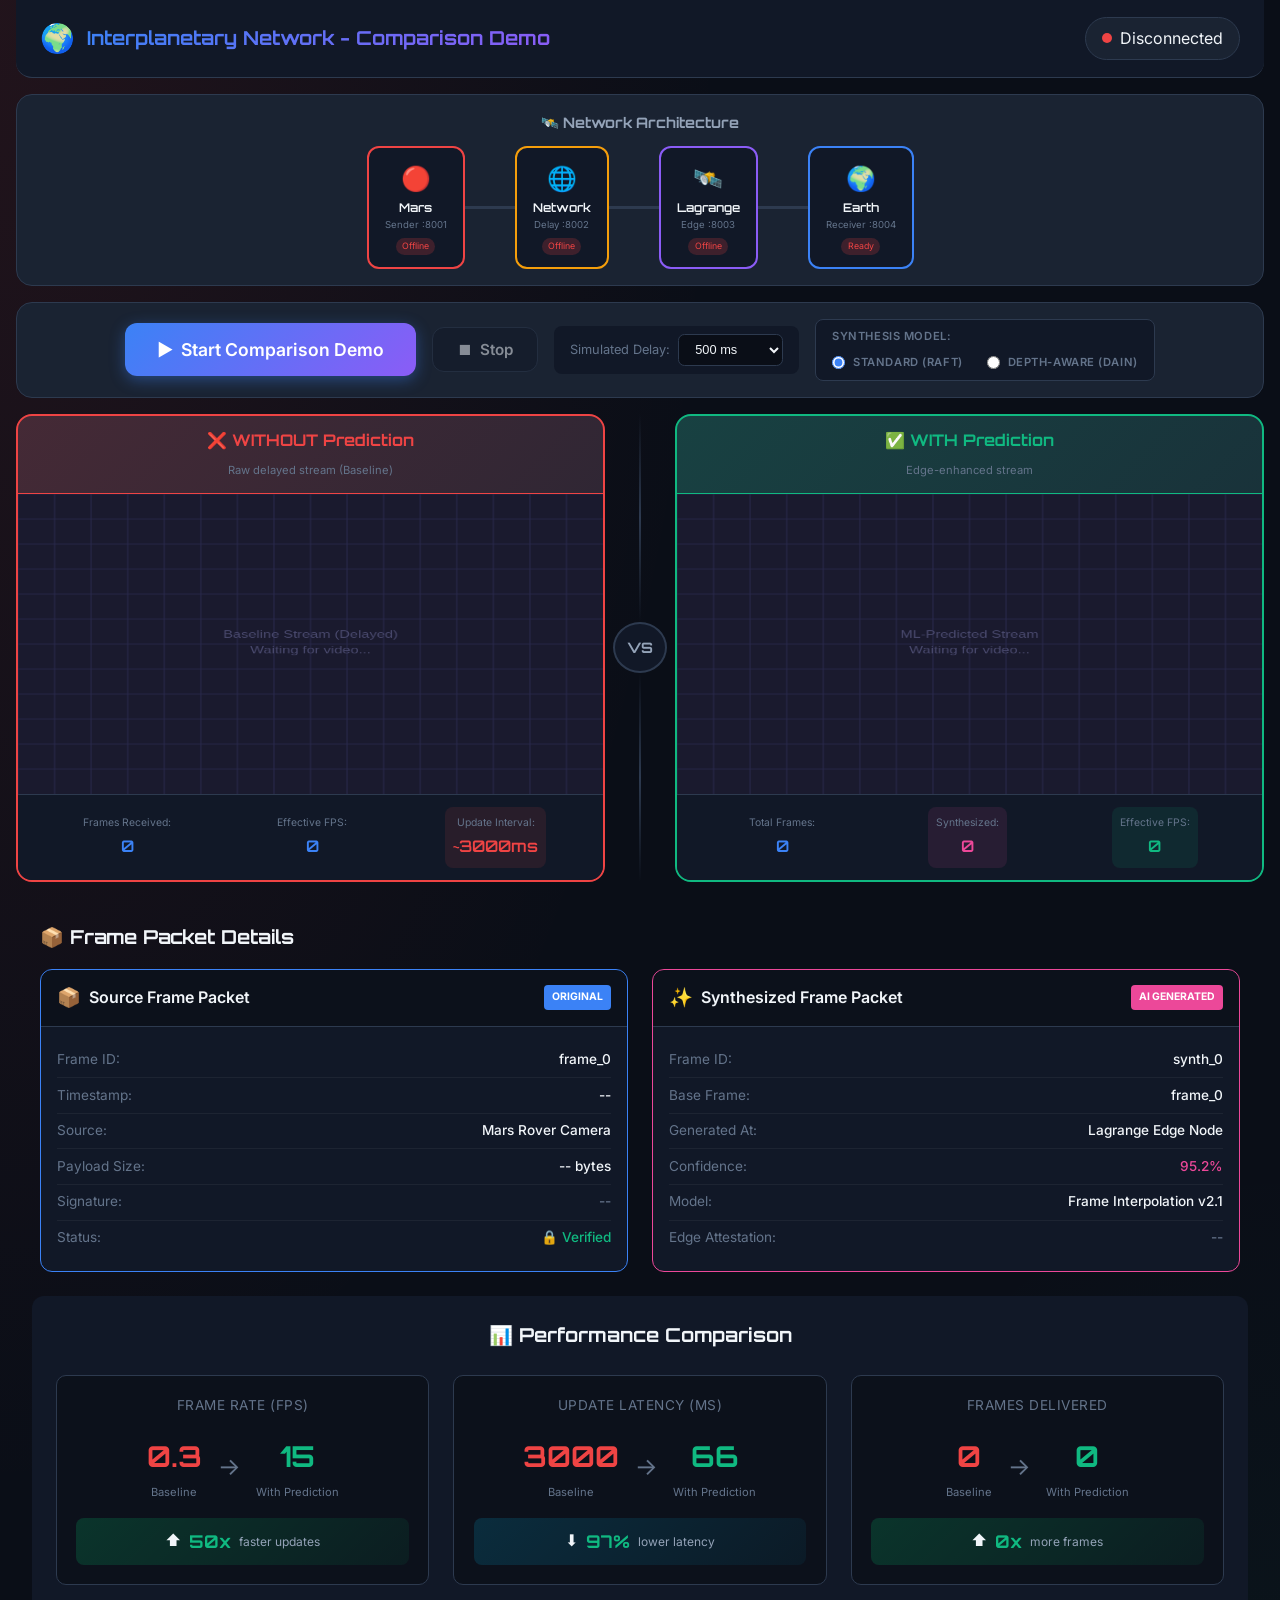
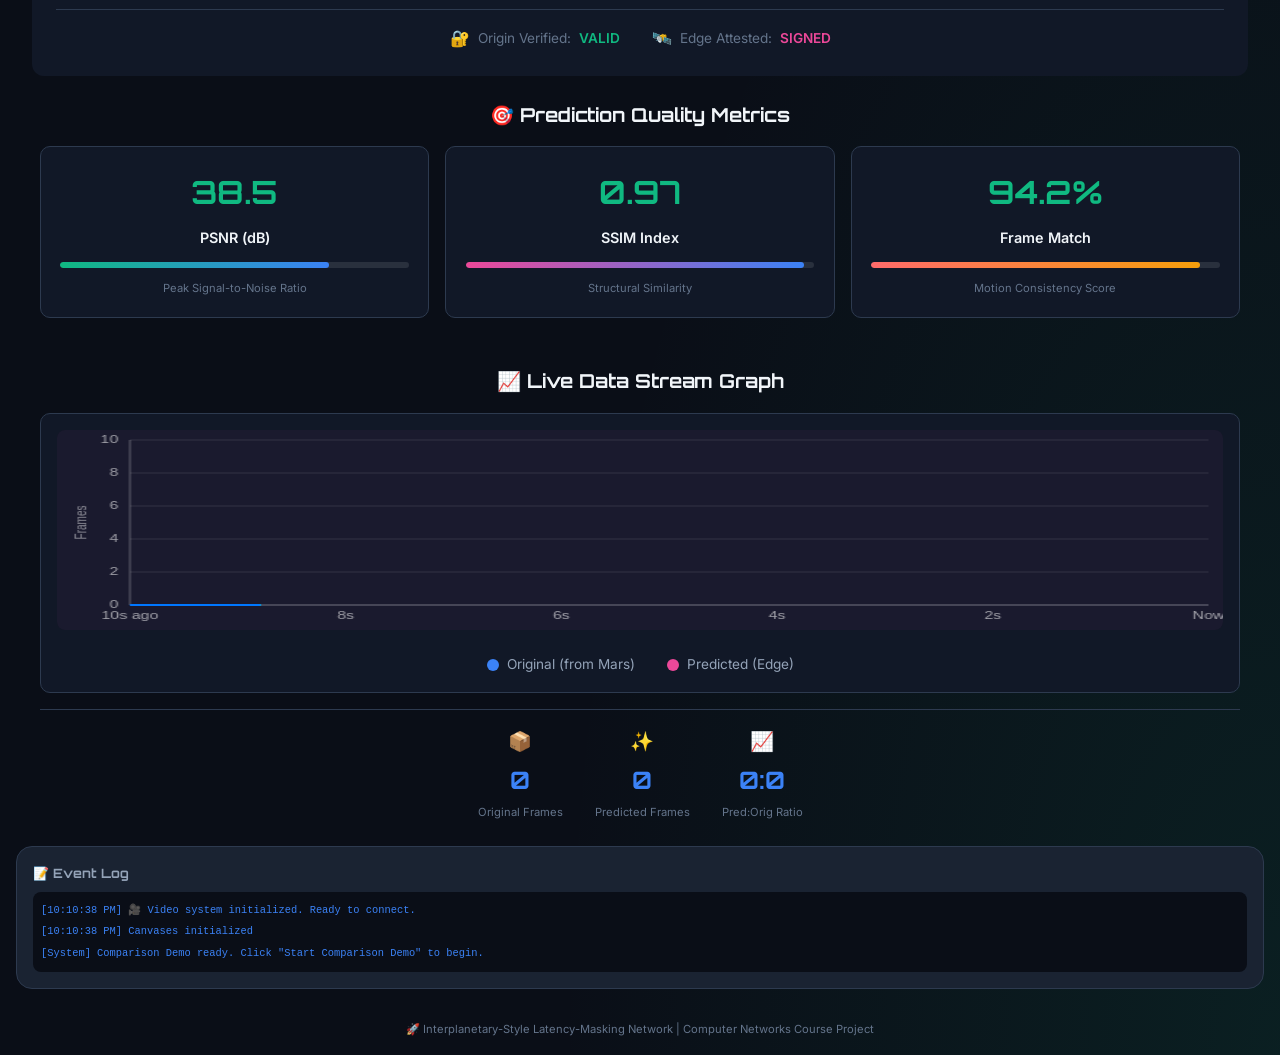
<file: client/index.html>
<!DOCTYPE html>
<html lang="en">

<head>
    <meta charset="UTF-8">
    <meta name="viewport" content="width=device-width, initial-scale=1.0">
    <title>Interplanetary Network - Comparison Demo</title>
    <link rel="stylesheet" href="styles.css">
    <link
        href="https://fonts.googleapis.com/css2?family=Orbitron:wght@400;500;700&family=Inter:wght@300;400;500;600&display=swap"
        rel="stylesheet">
</head>

<body>
    <div class="app-container">
        <!-- Header -->
        <header class="header">
            <div class="logo">
                <span class="logo-icon">🌍</span>
                <h1>Interplanetary Network - Comparison Demo</h1>
            </div>
            <div class="connection-status" id="connectionStatus">
                <span class="status-dot disconnected"></span>
                <span class="status-text">Disconnected</span>
            </div>
        </header>

        <!-- Architecture Diagram -->
        <section class="architecture-section">
            <h2>🛰️ Network Architecture</h2>
            <div class="architecture-diagram">
                <div class="node-box mars-node" id="marsNode">
                    <div class="node-icon">🔴</div>
                    <div class="node-name">Mars</div>
                    <div class="node-label">Sender :8001</div>
                    <div class="node-status" id="marsStatus">Offline</div>
                </div>
                <div class="connection-line">
                    <div class="data-packet" id="packet1"></div>
                </div>
                <div class="node-box network-node" id="networkNode">
                    <div class="node-icon">🌐</div>
                    <div class="node-name">Network</div>
                    <div class="node-label">Delay :8002</div>
                    <div class="node-status" id="networkStatus">Offline</div>
                </div>
                <div class="connection-line">
                    <div class="data-packet" id="packet2"></div>
                </div>
                <div class="node-box edge-node" id="edgeNode">
                    <div class="node-icon">🛰️</div>
                    <div class="node-name">Lagrange</div>
                    <div class="node-label">Edge :8003</div>
                    <div class="node-status" id="edgeStatus">Offline</div>
                </div>
                <div class="connection-line">
                    <div class="data-packet synthesized" id="packet3"></div>
                </div>
                <div class="node-box earth-node" id="earthNode">
                    <div class="node-icon">🌍</div>
                    <div class="node-name">Earth</div>
                    <div class="node-label">Receiver :8004</div>
                    <div class="node-status" id="earthStatus">Ready</div>
                </div>
            </div>
        </section>

        <!-- Controls -->
        <section class="controls-section">
            <button class="btn btn-primary btn-large" id="startBtn">
                <span class="btn-icon">▶</span> Start Comparison Demo
            </button>
            <button class="btn btn-secondary" id="stopBtn" disabled>
                <span class="btn-icon">⏹</span> Stop
            </button>
            <div class="delay-control">
                <label>Simulated Delay:</label>
                <select id="delaySelect">
                    <option value="100">100 ms</option>
                    <option value="150">150 ms</option>
                    <option value="200">200 ms</option>
                    <option value="300">300 ms</option>
                    <option value="500" selected>500 ms</option>
                    <option value="1000">1 second</option>
                    <option value="2000">2 seconds</option>
                    <option value="3000">3 seconds</option>
                    <option value="5000">5 seconds</option>
                </select>
            </div>
            <div class="model-control">
                <label>Synthesis Model:</label>
                <div class="radio-group">
                    <label class="radio-label">
                        <input type="radio" name="modelType" value="raft" checked> Standard (RAFT)
                    </label>
                    <label class="radio-label">
                        <input type="radio" name="modelType" value="dain"> Depth-Aware (DAIN)
                    </label>
                </div>
            </div>
        </section>

        <!-- Side-by-Side Comparison -->
        <main class="comparison-section">
            <!-- LEFT: Without Prediction (Baseline) -->
            <div class="comparison-panel baseline-panel">
                <div class="panel-header baseline-header">
                    <h3>❌ WITHOUT Prediction</h3>
                    <span class="panel-subtitle">Raw delayed stream (Baseline)</span>
                </div>
                <div class="video-container baseline-video">
                    <canvas id="baselineCanvas" width="640" height="480"></canvas>
                    <div class="delay-overlay" id="baselineDelay">
                        <div class="delay-icon">⏳</div>
                        <div class="delay-text">Waiting for data...</div>
                        <div class="delay-value" id="baselineDelayValue">Simulated: 3000ms delay</div>
                    </div>
                    <div class="frame-counter" id="baselineFrameCounter">
                        Frame: <span id="baselineFrameId">-</span>
                    </div>
                </div>
                <div class="panel-stats">
                    <div class="stat-item">
                        <span class="stat-label">Frames Received:</span>
                        <span class="stat-value" id="baselineFrames">0</span>
                    </div>
                    <div class="stat-item">
                        <span class="stat-label">Effective FPS:</span>
                        <span class="stat-value" id="baselineFps">0</span>
                    </div>
                    <div class="stat-item highlight-bad">
                        <span class="stat-label">Update Interval:</span>
                        <span class="stat-value" id="baselineInterval">~3000ms</span>
                    </div>
                </div>
            </div>

            <!-- CENTER: Divider with Arrow -->
            <div class="comparison-divider">
                <div class="divider-line"></div>
                <div class="divider-arrow">
                    <span>VS</span>
                </div>
                <div class="divider-line"></div>
            </div>

            <!-- RIGHT: With Prediction -->
            <div class="comparison-panel prediction-panel">
                <div class="panel-header prediction-header">
                    <h3>✅ WITH Prediction</h3>
                    <span class="panel-subtitle">Edge-enhanced stream</span>
                </div>
                <div class="video-container prediction-video">
                    <canvas id="predictionCanvas" width="640" height="480"></canvas>
                    <div class="frame-type-badge" id="frameTypeBadge">
                        <span class="badge-icon">📷</span>
                        <span class="badge-text">ORIGINAL</span>
                    </div>
                    <div class="confidence-bar-overlay">
                        <div class="confidence-label">Confidence</div>
                        <div class="confidence-track">
                            <div class="confidence-fill" id="confidenceFill"></div>
                        </div>
                        <span class="confidence-value" id="confidenceValue">100%</span>
                    </div>
                    <div class="frame-counter prediction-counter" id="predictionFrameCounter">
                        Frame: <span id="predictionFrameId">-</span>
                    </div>
                </div>
                <div class="panel-stats">
                    <div class="stat-item">
                        <span class="stat-label">Total Frames:</span>
                        <span class="stat-value" id="predictionFrames">0</span>
                    </div>
                    <div class="stat-item highlight-synth">
                        <span class="stat-label">Synthesized:</span>
                        <span class="stat-value" id="synthFrames">0</span>
                    </div>
                    <div class="stat-item highlight-good">
                        <span class="stat-label">Effective FPS:</span>
                        <span class="stat-value" id="predictionFps">0</span>
                    </div>
                </div>
            </div>
        </main>

        <!-- Frame Packet Cards -->
        <section class="packet-section">
            <h2>📦 Frame Packet Details</h2>
            <div class="packet-grid">
                <!-- Original Frame Packet -->
                <div class="packet-card original-packet">
                    <div class="packet-header">
                        <span class="packet-icon">📦</span>
                        <span class="packet-title">Source Frame Packet</span>
                        <span class="packet-badge original">ORIGINAL</span>
                    </div>
                    <div class="packet-body">
                        <div class="packet-row">
                            <span class="packet-label">Frame ID:</span>
                            <span class="packet-value" id="srcFrameId">frame_0</span>
                        </div>
                        <div class="packet-row">
                            <span class="packet-label">Timestamp:</span>
                            <span class="packet-value" id="srcTimestamp">--</span>
                        </div>
                        <div class="packet-row">
                            <span class="packet-label">Source:</span>
                            <span class="packet-value">Mars Rover Camera</span>
                        </div>
                        <div class="packet-row">
                            <span class="packet-label">Payload Size:</span>
                            <span class="packet-value" id="srcPayloadSize">-- bytes</span>
                        </div>
                        <div class="packet-row">
                            <span class="packet-label">Signature:</span>
                            <span class="packet-value signature-preview" id="srcSignature">--</span>
                        </div>
                        <div class="packet-row">
                            <span class="packet-label">Status:</span>
                            <span class="packet-value status-verified" id="srcStatus">🔒 Verified</span>
                        </div>
                    </div>
                </div>

                <!-- Synthesized Frame Packet -->
                <div class="packet-card synth-packet">
                    <div class="packet-header">
                        <span class="packet-icon">✨</span>
                        <span class="packet-title">Synthesized Frame Packet</span>
                        <span class="packet-badge synth">AI GENERATED</span>
                    </div>
                    <div class="packet-body">
                        <div class="packet-row">
                            <span class="packet-label">Frame ID:</span>
                            <span class="packet-value" id="synthFrameId">synth_0</span>
                        </div>
                        <div class="packet-row">
                            <span class="packet-label">Base Frame:</span>
                            <span class="packet-value" id="synthBaseFrame">frame_0</span>
                        </div>
                        <div class="packet-row">
                            <span class="packet-label">Generated At:</span>
                            <span class="packet-value">Lagrange Edge Node</span>
                        </div>
                        <div class="packet-row">
                            <span class="packet-label">Confidence:</span>
                            <span class="packet-value confidence-high" id="synthConfidence">95.2%</span>
                        </div>
                        <div class="packet-row">
                            <span class="packet-label">Model:</span>
                            <span class="packet-value">Frame Interpolation v2.1</span>
                        </div>
                        <div class="packet-row">
                            <span class="packet-label">Edge Attestation:</span>
                            <span class="packet-value signature-preview" id="synthAttestation">--</span>
                        </div>
                    </div>
                </div>
            </div>
        </section>

        <!-- Enhanced Performance Comparison -->
        <section class="performance-section">
            <h2>📊 Performance Comparison</h2>
            <div class="performance-grid">
                <!-- Frame Rate -->
                <div class="perf-card">
                    <div class="perf-header">Frame Rate (FPS)</div>
                    <div class="perf-comparison">
                        <div class="perf-baseline">
                            <span class="perf-value" id="perfBaselineFps">0.3</span>
                            <span class="perf-label">Baseline</span>
                        </div>
                        <div class="perf-vs">→</div>
                        <div class="perf-prediction">
                            <span class="perf-value" id="perfPredictionFps">15</span>
                            <span class="perf-label">With Prediction</span>
                        </div>
                    </div>
                    <div class="perf-improvement">
                        <span class="improvement-arrow">⬆</span>
                        <span class="improvement-value" id="fpsImprovement">50x</span>
                        <span class="improvement-text">faster updates</span>
                    </div>
                </div>

                <!-- Update Latency -->
                <div class="perf-card">
                    <div class="perf-header">Update Latency (ms)</div>
                    <div class="perf-comparison">
                        <div class="perf-baseline">
                            <span class="perf-value" id="perfBaselineLatency">3000</span>
                            <span class="perf-label">Baseline</span>
                        </div>
                        <div class="perf-vs">→</div>
                        <div class="perf-prediction">
                            <span class="perf-value" id="perfPredictionLatency">66</span>
                            <span class="perf-label">With Prediction</span>
                        </div>
                    </div>
                    <div class="perf-improvement positive">
                        <span class="improvement-arrow">⬇</span>
                        <span class="improvement-value" id="latencyImprovement">97%</span>
                        <span class="improvement-text">lower latency</span>
                    </div>
                </div>

                <!-- Frames Delivered -->
                <div class="perf-card">
                    <div class="perf-header">Frames Delivered</div>
                    <div class="perf-comparison">
                        <div class="perf-baseline">
                            <span class="perf-value" id="perfBaselineFrames">0</span>
                            <span class="perf-label">Baseline</span>
                        </div>
                        <div class="perf-vs">→</div>
                        <div class="perf-prediction">
                            <span class="perf-value" id="perfPredictionFrames">0</span>
                            <span class="perf-label">With Prediction</span>
                        </div>
                    </div>
                    <div class="perf-improvement">
                        <span class="improvement-arrow">⬆</span>
                        <span class="improvement-value" id="framesImprovement">0x</span>
                        <span class="improvement-text">more frames</span>
                    </div>
                </div>
            </div>

            <!-- Verification Status -->
            <div class="verification-row">
                <div class="verify-badge">
                    <span class="verify-icon">🔐</span>
                    <span class="verify-label">Origin Verified:</span>
                    <span class="verify-value valid" id="originVerified">VALID</span>
                </div>
                <div class="verify-badge">
                    <span class="verify-icon">🛰️</span>
                    <span class="verify-label">Edge Attested:</span>
                    <span class="verify-value signed" id="edgeAttested">SIGNED</span>
                </div>
            </div>
        </section>

        <!-- Prediction Quality Metrics -->
        <section class="quality-section">
            <h2>🎯 Prediction Quality Metrics</h2>
            <div class="quality-grid">
                <div class="quality-card">
                    <div class="quality-value" id="psnrValue">38.5</div>
                    <div class="quality-label">PSNR (dB)</div>
                    <div class="quality-bar">
                        <div class="quality-fill" id="psnrBar" style="width: 77%;"></div>
                    </div>
                    <div class="quality-desc">Peak Signal-to-Noise Ratio</div>
                </div>
                <div class="quality-card">
                    <div class="quality-value" id="ssimValue">0.97</div>
                    <div class="quality-label">SSIM Index</div>
                    <div class="quality-bar">
                        <div class="quality-fill ssim" id="ssimBar" style="width: 97%;"></div>
                    </div>
                    <div class="quality-desc">Structural Similarity</div>
                </div>
                <div class="quality-card">
                    <div class="quality-value" id="matchValue">94.2%</div>
                    <div class="quality-label">Frame Match</div>
                    <div class="quality-bar">
                        <div class="quality-fill match" id="matchBar" style="width: 94.2%;"></div>
                    </div>
                    <div class="quality-desc">Motion Consistency Score</div>
                </div>
            </div>
        </section>

        <!-- Live Data Stream Graph -->
        <section class="graph-section">
            <h2>📈 Live Data Stream Graph</h2>
            <div class="graph-container">
                <canvas id="streamGraph" width="800" height="200"></canvas>
                <div class="graph-legend">
                    <div class="legend-item original">
                        <span class="legend-dot"></span>
                        <span>Original (from Mars)</span>
                    </div>
                    <div class="legend-item predicted">
                        <span class="legend-dot"></span>
                        <span>Predicted (Edge)</span>
                    </div>
                </div>
            </div>
            <div class="stream-stats">
                <div class="stream-stat">
                    <span class="stream-icon">📦</span>
                    <span class="stream-value" id="totalOriginalFrames">0</span>
                    <span class="stream-label">Original Frames</span>
                </div>
                <div class="stream-stat">
                    <span class="stream-icon">✨</span>
                    <span class="stream-value" id="totalPredictedFrames">0</span>
                    <span class="stream-label">Predicted Frames</span>
                </div>
                <div class="stream-stat">
                    <span class="stream-icon">📈</span>
                    <span class="stream-value" id="predOrigRatio">0:0</span>
                    <span class="stream-label">Pred:Orig Ratio</span>
                </div>
            </div>
        </section>

        <!-- Event Log -->
        <section class="log-section">
            <h3>📝 Event Log</h3>
            <div class="log-container" id="logContainer">
                <div class="log-entry info">[System] Comparison Demo ready. Click "Start Comparison Demo" to begin.
                </div>
            </div>
        </section>

        <!-- Footer -->
        <footer class="footer">
            <p>🚀 Interplanetary-Style Latency-Masking Network | Computer Networks Course Project</p>
        </footer>
    </div>

    <script src="app_video.js"></script>
</body>

</html>
</file>
<file: client/styles.css>
/* ================================
   Interplanetary Network - Comparison Demo
   Side-by-Side Theme
   ================================ */

:root {
    --bg-primary: #0a0e17;
    --bg-secondary: #111827;
    --bg-card: #1a2332;
    --bg-elevated: #242d3d;

    --accent-primary: #3b82f6;
    --accent-secondary: #8b5cf6;
    --accent-success: #10b981;
    --accent-warning: #f59e0b;
    --accent-danger: #ef4444;
    --accent-synth: #ec4899;
    --accent-mars: #ef4444;
    --accent-earth: #3b82f6;
    --accent-edge: #8b5cf6;

    --text-primary: #f1f5f9;
    --text-secondary: #94a3b8;
    --text-muted: #64748b;

    --border-color: #2d3a4f;

    --gradient-primary: linear-gradient(135deg, #3b82f6, #8b5cf6);
    --gradient-success: linear-gradient(135deg, #10b981, #34d399);
    --gradient-danger: linear-gradient(135deg, #ef4444, #f87171);
    --gradient-synth: linear-gradient(135deg, #ec4899, #f472b6);

    --shadow-card: 0 4px 24px rgba(0, 0, 0, 0.4);

    --font-display: 'Orbitron', sans-serif;
    --font-body: 'Inter', sans-serif;
}

* {
    margin: 0;
    padding: 0;
    box-sizing: border-box;
}

body {
    font-family: var(--font-body);
    background: var(--bg-primary);
    background-image:
        radial-gradient(ellipse at top left, rgba(239, 68, 68, 0.1), transparent 40%),
        radial-gradient(ellipse at bottom right, rgba(16, 185, 129, 0.1), transparent 40%);
    color: var(--text-primary);
    min-height: 100vh;
    line-height: 1.6;
}

.app-container {
    max-width: 1400px;
    margin: 0 auto;
    padding: 0 1rem;
}

/* Header */
.header {
    display: flex;
    justify-content: space-between;
    align-items: center;
    padding: 1rem 1.5rem;
    background: var(--bg-secondary);
    border-bottom: 1px solid var(--border-color);
    border-radius: 0 0 1rem 1rem;
    margin-bottom: 1rem;
}

.logo {
    display: flex;
    align-items: center;
    gap: 0.75rem;
}

.logo-icon {
    font-size: 1.75rem;
}

.logo h1 {
    font-family: var(--font-display);
    font-size: 1.2rem;
    background: var(--gradient-primary);
    -webkit-background-clip: text;
    -webkit-text-fill-color: transparent;
}

.connection-status {
    display: flex;
    align-items: center;
    gap: 0.5rem;
    padding: 0.5rem 1rem;
    background: var(--bg-card);
    border-radius: 9999px;
    border: 1px solid var(--border-color);
}

.status-dot {
    width: 10px;
    height: 10px;
    border-radius: 50%;
    animation: pulse 2s infinite;
}

.status-dot.disconnected {
    background: var(--accent-danger);
}

.status-dot.connecting {
    background: var(--accent-warning);
}

.status-dot.connected {
    background: var(--accent-success);
}

@keyframes pulse {

    0%,
    100% {
        opacity: 1;
    }

    50% {
        opacity: 0.5;
    }
}

/* Architecture */
.architecture-section {
    background: var(--bg-card);
    border-radius: 1rem;
    padding: 1rem;
    margin-bottom: 1rem;
    border: 1px solid var(--border-color);
}

.architecture-section h2 {
    font-family: var(--font-display);
    font-size: 0.9rem;
    margin-bottom: 0.75rem;
    text-align: center;
    color: var(--text-secondary);
}

.architecture-diagram {
    display: flex;
    align-items: center;
    justify-content: center;
    gap: 0;
}

.node-box {
    display: flex;
    flex-direction: column;
    align-items: center;
    padding: 0.75rem 1rem;
    background: var(--bg-secondary);
    border-radius: 0.75rem;
    border: 2px solid var(--border-color);
    min-width: 90px;
}

.node-box.active {
    transform: scale(1.05);
}

.mars-node {
    border-color: var(--accent-mars);
}

.mars-node.active {
    box-shadow: 0 0 15px rgba(239, 68, 68, 0.4);
}

.network-node {
    border-color: var(--accent-warning);
}

.network-node.active {
    box-shadow: 0 0 15px rgba(245, 158, 11, 0.4);
}

.edge-node {
    border-color: var(--accent-edge);
}

.edge-node.active {
    box-shadow: 0 0 15px rgba(139, 92, 246, 0.4);
}

.earth-node {
    border-color: var(--accent-earth);
}

.earth-node.active {
    box-shadow: 0 0 15px rgba(59, 130, 246, 0.4);
}

.node-icon {
    font-size: 1.5rem;
}

.node-name {
    font-family: var(--font-display);
    font-size: 0.75rem;
    font-weight: 600;
}

.node-label {
    font-size: 0.6rem;
    color: var(--text-muted);
}

.node-status {
    font-size: 0.55rem;
    padding: 0.1rem 0.4rem;
    border-radius: 9999px;
    margin-top: 0.3rem;
    background: rgba(239, 68, 68, 0.2);
    color: var(--accent-danger);
}

.node-status.online {
    background: rgba(16, 185, 129, 0.2);
    color: var(--accent-success);
}

.connection-line {
    width: 50px;
    height: 3px;
    background: var(--border-color);
    position: relative;
}

.data-packet {
    width: 10px;
    height: 10px;
    background: var(--accent-primary);
    border-radius: 50%;
    position: absolute;
    opacity: 0;
    box-shadow: 0 0 8px var(--accent-primary);
}

.data-packet.moving {
    animation: movePacket 0.8s ease-in-out forwards;
    opacity: 1;
}

.data-packet.synthesized {
    background: var(--accent-synth);
    box-shadow: 0 0 8px var(--accent-synth);
}

@keyframes movePacket {
    0% {
        left: 0;
        opacity: 1;
    }

    100% {
        left: calc(100% - 10px);
        opacity: 0.5;
    }
}

/* ================================
   COMPARISON SECTION
   ================================ */

.comparison-section {
    display: grid;
    grid-template-columns: 1fr auto 1fr;
    gap: 0;
    margin-bottom: 1rem;
}

.comparison-panel {
    background: var(--bg-card);
    border-radius: 1rem;
    overflow: hidden;
    border: 2px solid var(--border-color);
}

.baseline-panel {
    border-color: var(--accent-danger);
}

.prediction-panel {
    border-color: var(--accent-success);
}

.panel-header {
    padding: 0.75rem 1rem;
    text-align: center;
}

.baseline-header {
    background: linear-gradient(135deg, rgba(239, 68, 68, 0.2), rgba(239, 68, 68, 0.1));
    border-bottom: 1px solid var(--accent-danger);
}

.prediction-header {
    background: linear-gradient(135deg, rgba(16, 185, 129, 0.2), rgba(16, 185, 129, 0.1));
    border-bottom: 1px solid var(--accent-success);
}

.panel-header h3 {
    font-family: var(--font-display);
    font-size: 1rem;
    margin-bottom: 0.15rem;
}

.baseline-header h3 {
    color: var(--accent-danger);
}

.prediction-header h3 {
    color: var(--accent-success);
}

.panel-subtitle {
    font-size: 0.7rem;
    color: var(--text-muted);
}

/* Video Containers */
.video-container {
    position: relative;
    background: #1a1a2e;
    min-height: 300px;
    overflow: hidden;
}

.baseline-video canvas,
.prediction-video canvas {
    display: block;
    width: 100%;
    height: 100%;
    min-height: 280px;
    background: #1a1a2e;
    position: absolute;
    top: 0;
    left: 0;
    z-index: 10;
}

/* Delay Overlay for Baseline */
.delay-overlay {
    position: absolute;
    inset: 0;
    display: flex;
    flex-direction: column;
    align-items: center;
    justify-content: center;
    background: rgba(0, 0, 0, 0.7);
    color: var(--text-secondary);
    text-align: center;
}

.delay-overlay.hidden {
    display: none;
}

.delay-icon {
    font-size: 3rem;
    margin-bottom: 0.5rem;
    animation: spin 2s linear infinite;
}

@keyframes spin {
    from {
        transform: rotate(0deg);
    }

    to {
        transform: rotate(360deg);
    }
}

.delay-text {
    font-size: 1rem;
    font-weight: 500;
    margin-bottom: 0.25rem;
}

.delay-value {
    font-size: 0.8rem;
    color: var(--accent-warning);
}

/* Frame Type Badge */
.frame-type-badge {
    position: absolute;
    top: 0.5rem;
    right: 0.5rem;
    display: flex;
    align-items: center;
    gap: 0.3rem;
    padding: 0.35rem 0.6rem;
    background: rgba(0, 0, 0, 0.8);
    border-radius: 0.4rem;
    font-size: 0.7rem;
    font-weight: 600;
    border: 1px solid var(--accent-success);
    color: var(--accent-success);
}

.frame-type-badge.synthesized {
    border-color: var(--accent-synth);
    color: var(--accent-synth);
    animation: synthPulse 0.5s ease-out;
}

@keyframes synthPulse {
    0% {
        box-shadow: 0 0 15px rgba(236, 72, 153, 0.8);
    }

    100% {
        box-shadow: none;
    }
}

/* Frame Counter */
.frame-counter {
    position: absolute;
    bottom: 0.5rem;
    left: 0.5rem;
    padding: 0.25rem 0.5rem;
    background: rgba(0, 0, 0, 0.7);
    border-radius: 0.25rem;
    font-size: 0.65rem;
    font-family: 'Courier New', monospace;
    color: var(--text-muted);
}

.prediction-counter {
    color: var(--accent-success);
}

/* Confidence Bar */
.confidence-bar-overlay {
    position: absolute;
    bottom: 0.5rem;
    right: 0.5rem;
    display: flex;
    align-items: center;
    gap: 0.4rem;
    padding: 0.3rem 0.5rem;
    background: rgba(0, 0, 0, 0.7);
    border-radius: 0.4rem;
}

.confidence-bar-overlay .confidence-label {
    font-size: 0.6rem;
    color: var(--text-muted);
}

.confidence-track {
    width: 50px;
    height: 6px;
    background: var(--bg-primary);
    border-radius: 3px;
    overflow: hidden;
}

.confidence-fill {
    height: 100%;
    width: 100%;
    background: var(--gradient-success);
    transition: width 0.3s ease;
}

.confidence-fill.low {
    background: linear-gradient(90deg, #f59e0b, #fbbf24);
}

.confidence-fill.very-low {
    background: linear-gradient(90deg, #ef4444, #f87171);
}

.confidence-value {
    font-size: 0.65rem;
    font-weight: 600;
    min-width: 30px;
}

/* Panel Stats */
.panel-stats {
    display: flex;
    justify-content: space-around;
    padding: 0.75rem;
    background: var(--bg-secondary);
    border-top: 1px solid var(--border-color);
}

.stat-item {
    text-align: center;
    padding: 0.5rem;
    border-radius: 0.5rem;
}

.stat-label {
    font-size: 0.65rem;
    color: var(--text-muted);
    display: block;
    margin-bottom: 0.15rem;
}

.stat-value {
    font-family: var(--font-display);
    font-size: 1rem;
    font-weight: 600;
    color: var(--accent-primary);
}

.highlight-bad {
    background: rgba(239, 68, 68, 0.1);
}

.highlight-bad .stat-value {
    color: var(--accent-danger);
}

.highlight-synth {
    background: rgba(236, 72, 153, 0.1);
}

.highlight-synth .stat-value {
    color: var(--accent-synth);
}

.highlight-good {
    background: rgba(16, 185, 129, 0.1);
}

.highlight-good .stat-value {
    color: var(--accent-success);
}

/* Divider */
.comparison-divider {
    display: flex;
    flex-direction: column;
    align-items: center;
    justify-content: center;
    padding: 0 0.5rem;
}

.divider-line {
    width: 2px;
    flex: 1;
    background: linear-gradient(to bottom, transparent, var(--border-color), transparent);
}

.divider-arrow {
    padding: 0.75rem;
    background: var(--bg-secondary);
    border: 2px solid var(--border-color);
    border-radius: 50%;
    font-family: var(--font-display);
    font-size: 0.9rem;
    font-weight: 700;
    color: var(--text-secondary);
}

/* ================================
   IMPROVEMENT SECTION
   ================================ */

.improvement-section {
    margin-bottom: 1rem;
}

.improvement-card {
    background: var(--bg-card);
    border-radius: 1rem;
    padding: 1.25rem;
    border: 1px solid var(--border-color);
}

.improvement-card h3 {
    font-family: var(--font-display);
    font-size: 0.9rem;
    margin-bottom: 1rem;
    text-align: center;
    color: var(--text-secondary);
}

.improvement-grid {
    display: grid;
    grid-template-columns: 1fr auto 1fr;
    gap: 1.5rem;
    align-items: center;
}

.improvement-bars {
    display: flex;
    flex-direction: column;
    gap: 0.5rem;
}

.bar-row {
    display: flex;
    align-items: center;
    gap: 0.5rem;
}

.bar-label {
    font-size: 0.7rem;
    color: var(--text-muted);
    min-width: 70px;
}

.bar-track {
    flex: 1;
    height: 12px;
    background: var(--bg-primary);
    border-radius: 6px;
    overflow: hidden;
}

.bar-fill {
    height: 100%;
    border-radius: 6px;
    transition: width 0.5s ease;
}

.baseline-bar {
    width: 10%;
    background: var(--gradient-danger);
}

.prediction-bar {
    width: 100%;
    background: var(--gradient-success);
}

.bar-value {
    font-size: 0.75rem;
    font-weight: 600;
    min-width: 60px;
    text-align: right;
}

.improvement-badge {
    display: flex;
    flex-direction: column;
    align-items: center;
    padding: 1rem 1.5rem;
    background: linear-gradient(135deg, rgba(16, 185, 129, 0.2), rgba(16, 185, 129, 0.1));
    border: 2px solid var(--accent-success);
    border-radius: 1rem;
}

.badge-number {
    font-family: var(--font-display);
    font-size: 2rem;
    font-weight: 700;
    color: var(--accent-success);
    line-height: 1;
}

.badge-text {
    font-size: 0.7rem;
    color: var(--accent-success);
    margin-top: 0.25rem;
}

.verification-status {
    display: flex;
    flex-direction: column;
    gap: 0.5rem;
}

.verify-item {
    display: flex;
    align-items: center;
    gap: 0.5rem;
    padding: 0.5rem;
    background: var(--bg-secondary);
    border-radius: 0.5rem;
}

.verify-icon {
    font-size: 1rem;
}

.verify-label {
    font-size: 0.7rem;
    color: var(--text-muted);
}

.verify-value {
    font-size: 0.75rem;
    font-weight: 600;
    color: var(--accent-success);
}

/* Controls */
.controls-section {
    display: flex;
    align-items: center;
    justify-content: center;
    gap: 1rem;
    margin-bottom: 1rem;
    padding: 1rem;
    background: var(--bg-card);
    border-radius: 1rem;
    border: 1px solid var(--border-color);
}

.btn {
    display: flex;
    align-items: center;
    gap: 0.5rem;
    padding: 0.75rem 1.5rem;
    font-family: var(--font-body);
    font-size: 0.95rem;
    font-weight: 600;
    border: none;
    border-radius: 0.75rem;
    cursor: pointer;
    transition: all 0.3s ease;
}

.btn-large {
    padding: 1rem 2rem;
    font-size: 1.1rem;
}

.btn-primary {
    background: var(--gradient-primary);
    color: white;
    box-shadow: 0 4px 15px rgba(59, 130, 246, 0.4);
}

.btn-primary:hover:not(:disabled) {
    transform: translateY(-2px);
    box-shadow: 0 6px 20px rgba(59, 130, 246, 0.5);
}

.btn-secondary {
    background: var(--bg-secondary);
    color: var(--text-primary);
    border: 1px solid var(--border-color);
}

.btn:disabled {
    opacity: 0.5;
    cursor: not-allowed;
}

.delay-control {
    display: flex;
    align-items: center;
    gap: 0.5rem;
    padding: 0.5rem 1rem;
    background: var(--bg-secondary);
    border-radius: 0.5rem;
}

.delay-control label {
    font-size: 0.8rem;
    color: var(--text-muted);
}

.delay-control select {
    padding: 0.4rem 0.75rem;
    background: var(--bg-primary);
    color: var(--text-primary);
    border: 1px solid var(--border-color);
    border-radius: 0.4rem;
    font-size: 0.8rem;
    cursor: pointer;
}

.model-control {
    display: flex;
    flex-direction: column;
    gap: 0.5rem;
    padding: 0.5rem 1rem;
    background: var(--bg-secondary);
    border-radius: 0.5rem;
    border: 1px solid var(--border-color);
}

.model-control label {
    font-size: 0.7rem;
    font-weight: 600;
    color: var(--text-muted);
    text-transform: uppercase;
    letter-spacing: 0.05em;
}

.radio-group {
    display: flex;
    gap: 1.5rem;
}

.radio-label {
    display: flex;
    align-items: center;
    gap: 0.5rem;
    font-size: 0.85rem;
    cursor: pointer;
    color: var(--text-secondary);
    transition: color 0.2s ease;
}

.radio-label:hover {
    color: var(--text-primary);
}

.radio-label input[type="radio"] {
    accent-color: var(--accent-primary);
}

/* Log */
.log-section {
    background: var(--bg-card);
    border-radius: 1rem;
    padding: 1rem;
    margin-bottom: 1rem;
    border: 1px solid var(--border-color);
}

.log-section h3 {
    font-family: var(--font-display);
    font-size: 0.8rem;
    margin-bottom: 0.5rem;
    color: var(--text-secondary);
}

.log-container {
    max-height: 100px;
    overflow-y: auto;
    background: var(--bg-primary);
    border-radius: 0.5rem;
    padding: 0.5rem;
    font-family: 'Courier New', monospace;
    font-size: 0.65rem;
}

.log-entry {
    padding: 0.15rem 0;
}

.log-entry.info {
    color: var(--accent-primary);
}

.log-entry.success {
    color: var(--accent-success);
}

.log-entry.warning {
    color: var(--accent-warning);
}

.log-entry.error {
    color: var(--accent-danger);
}

.log-entry.synth {
    color: var(--accent-synth);
}

/* Footer */
.footer {
    padding: 1rem;
    text-align: center;
}

.footer p {
    font-size: 0.7rem;
    color: var(--text-muted);
}

/* Scrollbar */
::-webkit-scrollbar {
    width: 5px;
}

::-webkit-scrollbar-track {
    background: var(--bg-primary);
}

::-webkit-scrollbar-thumb {
    background: var(--border-color);
    border-radius: 3px;
}

/* Responsive */
/* ============================================
   NEW UI COMPONENTS - Enhanced Dashboard
   ============================================ */

/* Frame Packet Section */
.packet-section {
    padding: 1.5rem;
}

.packet-section h2 {
    color: var(--text-primary);
    font-family: var(--font-display);
    font-size: 1.2rem;
    margin-bottom: 1rem;
}

.packet-grid {
    display: grid;
    grid-template-columns: repeat(auto-fit, minmax(320px, 1fr));
    gap: 1.5rem;
}

.packet-card {
    background: var(--bg-secondary);
    border-radius: 12px;
    border: 1px solid var(--border-color);
    overflow: hidden;
    transition: transform 0.2s, box-shadow 0.2s;
}

.packet-card:hover {
    transform: translateY(-2px);
    box-shadow: 0 8px 20px rgba(0, 0, 0, 0.3);
}

.original-packet {
    border-color: var(--accent-primary);
}

.synth-packet {
    border-color: var(--accent-synth);
}

.packet-header {
    display: flex;
    align-items: center;
    gap: 0.5rem;
    padding: 0.8rem 1rem;
    background: rgba(0, 0, 0, 0.3);
    border-bottom: 1px solid var(--border-color);
}

.packet-icon {
    font-size: 1.2rem;
}

.packet-title {
    font-weight: 600;
    color: var(--text-primary);
    flex: 1;
}

.packet-badge {
    font-size: 0.65rem;
    font-weight: 700;
    padding: 0.25rem 0.5rem;
    border-radius: 4px;
    text-transform: uppercase;
}

.packet-badge.original {
    background: var(--accent-primary);
    color: white;
}

.packet-badge.synth {
    background: var(--accent-synth);
    color: white;
}

.packet-body {
    padding: 1rem;
}

.packet-row {
    display: flex;
    justify-content: space-between;
    padding: 0.4rem 0;
    border-bottom: 1px solid rgba(255, 255, 255, 0.05);
}

.packet-row:last-child {
    border-bottom: none;
}

.packet-label {
    color: var(--text-muted);
    font-size: 0.85rem;
}

.packet-value {
    color: var(--text-primary);
    font-weight: 500;
    font-size: 0.85rem;
    font-family: var(--font-mono);
}

.signature-preview {
    max-width: 120px;
    overflow: hidden;
    text-overflow: ellipsis;
    white-space: nowrap;
    color: var(--text-muted);
}

.status-verified {
    color: var(--accent-success);
}

.confidence-high {
    color: var(--accent-synth);
}

/* Performance Section */
.performance-section {
    padding: 1.5rem;
    background: var(--bg-secondary);
    margin: 0 1rem;
    border-radius: 12px;
}

.performance-section h2 {
    color: var(--text-primary);
    font-family: var(--font-display);
    font-size: 1.2rem;
    margin-bottom: 1.5rem;
    text-align: center;
}

.performance-grid {
    display: grid;
    grid-template-columns: repeat(auto-fit, minmax(250px, 1fr));
    gap: 1.5rem;
    margin-bottom: 1.5rem;
}

.perf-card {
    background: rgba(0, 0, 0, 0.3);
    border-radius: 10px;
    padding: 1.2rem;
    text-align: center;
    border: 1px solid var(--border-color);
}

.perf-header {
    color: var(--text-muted);
    font-size: 0.85rem;
    margin-bottom: 1rem;
    text-transform: uppercase;
    letter-spacing: 0.5px;
}

.perf-comparison {
    display: flex;
    justify-content: center;
    align-items: center;
    gap: 1rem;
    margin-bottom: 1rem;
}

.perf-baseline,
.perf-prediction {
    text-align: center;
}

.perf-baseline .perf-value {
    font-size: 1.8rem;
    font-weight: 700;
    color: var(--accent-danger);
    font-family: var(--font-display);
}

.perf-prediction .perf-value {
    font-size: 1.8rem;
    font-weight: 700;
    color: var(--accent-success);
    font-family: var(--font-display);
}

.perf-label {
    display: block;
    font-size: 0.7rem;
    color: var(--text-muted);
    margin-top: 0.3rem;
}

.perf-vs {
    color: var(--text-muted);
    font-size: 1.5rem;
}

.perf-improvement {
    background: linear-gradient(135deg, rgba(0, 255, 136, 0.15), rgba(0, 255, 136, 0.05));
    border-radius: 8px;
    padding: 0.6rem;
    display: flex;
    align-items: center;
    justify-content: center;
    gap: 0.5rem;
}

.perf-improvement.positive {
    background: linear-gradient(135deg, rgba(0, 200, 255, 0.15), rgba(0, 200, 255, 0.05));
}

.improvement-arrow {
    font-size: 1rem;
}

.improvement-value {
    font-size: 1.1rem;
    font-weight: 700;
    color: var(--accent-success);
    font-family: var(--font-display);
}

.improvement-text {
    font-size: 0.75rem;
    color: var(--text-secondary);
}

.verification-row {
    display: flex;
    justify-content: center;
    gap: 2rem;
    padding-top: 1rem;
    border-top: 1px solid var(--border-color);
}

.verify-badge {
    display: flex;
    align-items: center;
    gap: 0.5rem;
}

.verify-badge .verify-icon {
    font-size: 1rem;
}

.verify-badge .verify-label {
    color: var(--text-muted);
    font-size: 0.85rem;
}

.verify-badge .verify-value {
    font-weight: 600;
    font-size: 0.85rem;
}

.verify-value.valid {
    color: var(--accent-success);
}

.verify-value.signed {
    color: var(--accent-synth);
}

/* Quality Section */
.quality-section {
    padding: 1.5rem;
}

.quality-section h2 {
    color: var(--text-primary);
    font-family: var(--font-display);
    font-size: 1.2rem;
    margin-bottom: 1rem;
    text-align: center;
}

.quality-grid {
    display: grid;
    grid-template-columns: repeat(auto-fit, minmax(200px, 1fr));
    gap: 1rem;
}

.quality-card {
    background: var(--bg-secondary);
    border-radius: 10px;
    padding: 1.2rem;
    text-align: center;
    border: 1px solid var(--border-color);
}

.quality-value {
    font-size: 2rem;
    font-weight: 700;
    color: var(--accent-success);
    font-family: var(--font-display);
}

.quality-label {
    color: var(--text-primary);
    font-weight: 600;
    font-size: 0.9rem;
    margin: 0.5rem 0;
}

.quality-bar {
    height: 6px;
    background: rgba(255, 255, 255, 0.1);
    border-radius: 3px;
    margin: 0.8rem 0;
    overflow: hidden;
}

.quality-fill {
    height: 100%;
    background: linear-gradient(90deg, var(--accent-success), var(--accent-primary));
    border-radius: 3px;
    transition: width 0.5s ease;
}

.quality-fill.ssim {
    background: linear-gradient(90deg, var(--accent-synth), var(--accent-primary));
}

.quality-fill.match {
    background: linear-gradient(90deg, #ff6b6b, var(--accent-warning));
}

.quality-desc {
    color: var(--text-muted);
    font-size: 0.7rem;
}

/* Graph Section */
.graph-section {
    padding: 1.5rem;
}

.graph-section h2 {
    color: var(--text-primary);
    font-family: var(--font-display);
    font-size: 1.2rem;
    margin-bottom: 1rem;
    text-align: center;
}

.graph-container {
    background: var(--bg-secondary);
    border-radius: 10px;
    padding: 1rem;
    border: 1px solid var(--border-color);
}

.graph-container canvas {
    width: 100%;
    height: 200px;
    background: rgba(0, 0, 0, 0.2);
    border-radius: 8px;
}

.graph-legend {
    display: flex;
    justify-content: center;
    gap: 2rem;
    margin-top: 1rem;
}

.legend-item {
    display: flex;
    align-items: center;
    gap: 0.5rem;
    font-size: 0.85rem;
    color: var(--text-secondary);
}

.legend-dot {
    width: 12px;
    height: 12px;
    border-radius: 50%;
}

.legend-item.original .legend-dot {
    background: var(--accent-primary);
}

.legend-item.predicted .legend-dot {
    background: var(--accent-synth);
}

.stream-stats {
    display: flex;
    justify-content: center;
    gap: 2rem;
    margin-top: 1rem;
    padding-top: 1rem;
    border-top: 1px solid var(--border-color);
}

.stream-stat {
    display: flex;
    flex-direction: column;
    align-items: center;
    gap: 0.3rem;
}

.stream-icon {
    font-size: 1.2rem;
}

.stream-value {
    font-size: 1.5rem;
    font-weight: 700;
    color: var(--accent-primary);
    font-family: var(--font-display);
}

.stream-label {
    font-size: 0.7rem;
    color: var(--text-muted);
}

/* Responsive */
@media (max-width: 900px) {
    .comparison-section {
        grid-template-columns: 1fr;
        gap: 1rem;
    }

    .comparison-divider {
        flex-direction: row;
        padding: 0.5rem 0;
    }

    .divider-line {
        height: 2px;
        width: 100%;
    }

    .packet-grid,
    .performance-grid,
    .quality-grid {
        grid-template-columns: 1fr;
    }

    .verification-row,
    .stream-stats {
        flex-direction: column;
        align-items: center;
        gap: 1rem;
    }
}
</file>
